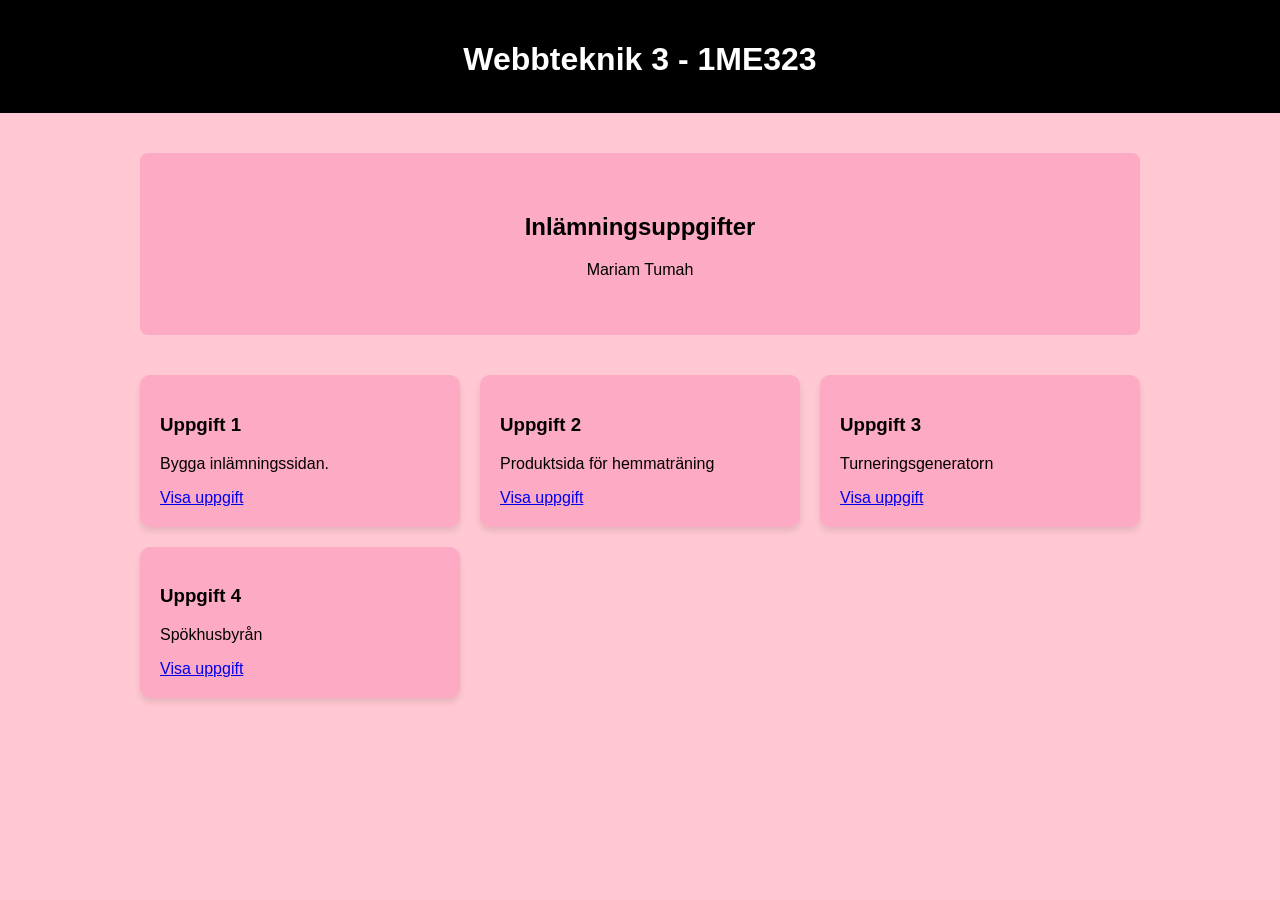
<file: index.html>
<!DOCTYPE html>
<html lang="sv">
<head>
    <meta charset="UTF-8">
    <meta name="viewport" content="width=device-width, initial-scale=1.0">
    <title>Inlämningsuppgifter</title>
    <link rel="stylesheet" href="global.css">
    <script type="module" src="main.js"></script>
</head>
<body>
    <header>
        <h1>Webbteknik 3 - 1ME323</h1>
        <nav id="main-nav"></nav>
    </header>

    <main>
        <section class="intro">
            <h2>Inlämningsuppgifter</h2>
            <p>Mariam Tumah</p>
        </section>
        <div id="assignment-container" class="grid-layout"></div>
    </main>
    
    <script type="module" src="navigation.js"></script>
</body>
</html>
</file>
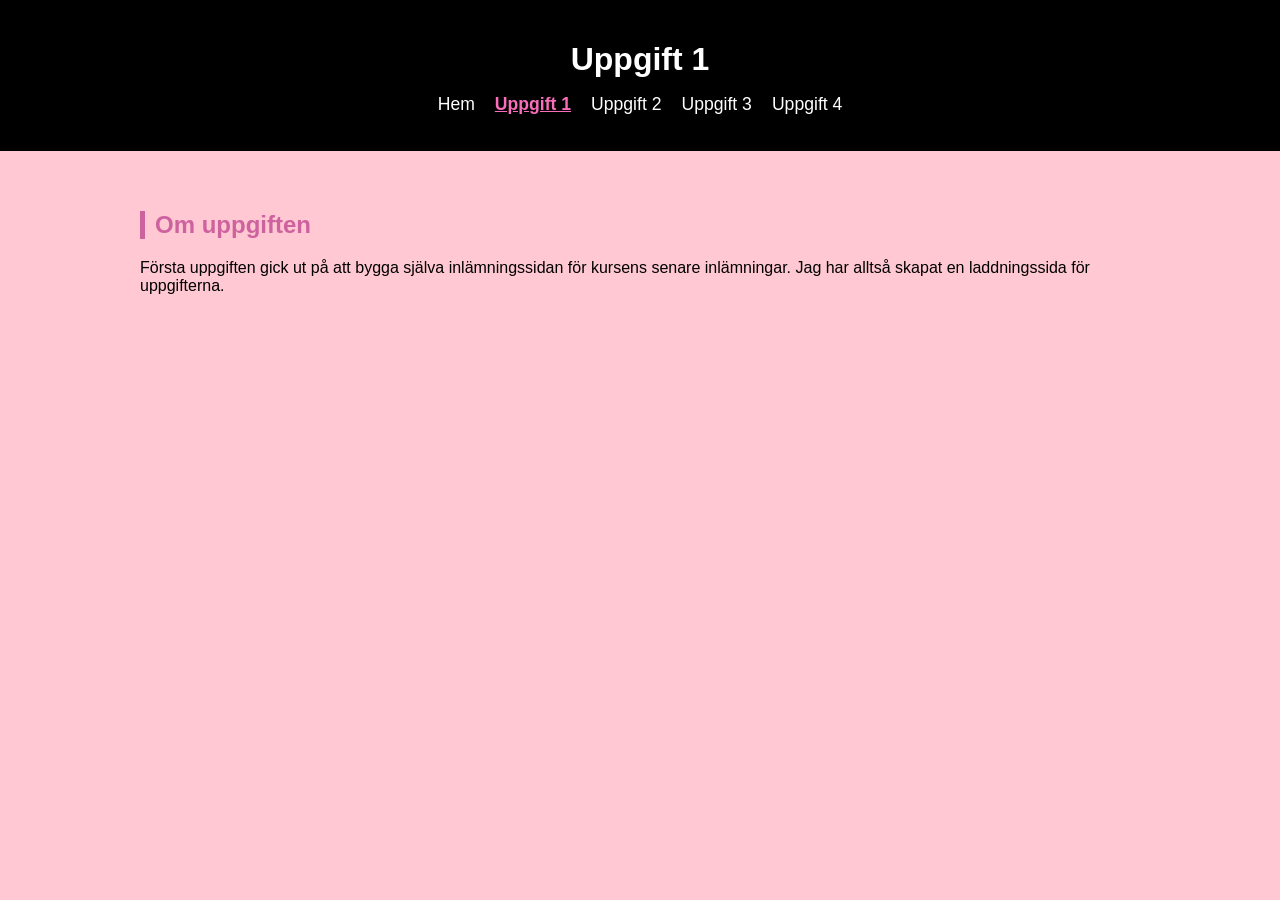
<file: assignment1/index.html>
<!DOCTYPE html>
<html lang="sv">
<head>
    <meta charset="UTF-8">
    <title>Uppgift 1</title>
    <link rel="stylesheet" href="../global.css"> 
    <link rel="stylesheet" href="style.css">
</head>
<body>
    <header>
        <h1>Uppgift 1</h1>
        <nav id="main-nav"></nav>
    </header>
    <main>
        <h2>Om uppgiften</h2>
        <p>Första uppgiften gick ut på att bygga själva inlämningssidan för kursens senare inlämningar. Jag har alltså skapat en laddningssida för uppgifterna.</p>
    </main>

<script type="module">
    import { renderNavigation } from '../navigation.js';
    renderNavigation('assignment1', true); 
</script>
</body>
</html>
</file>
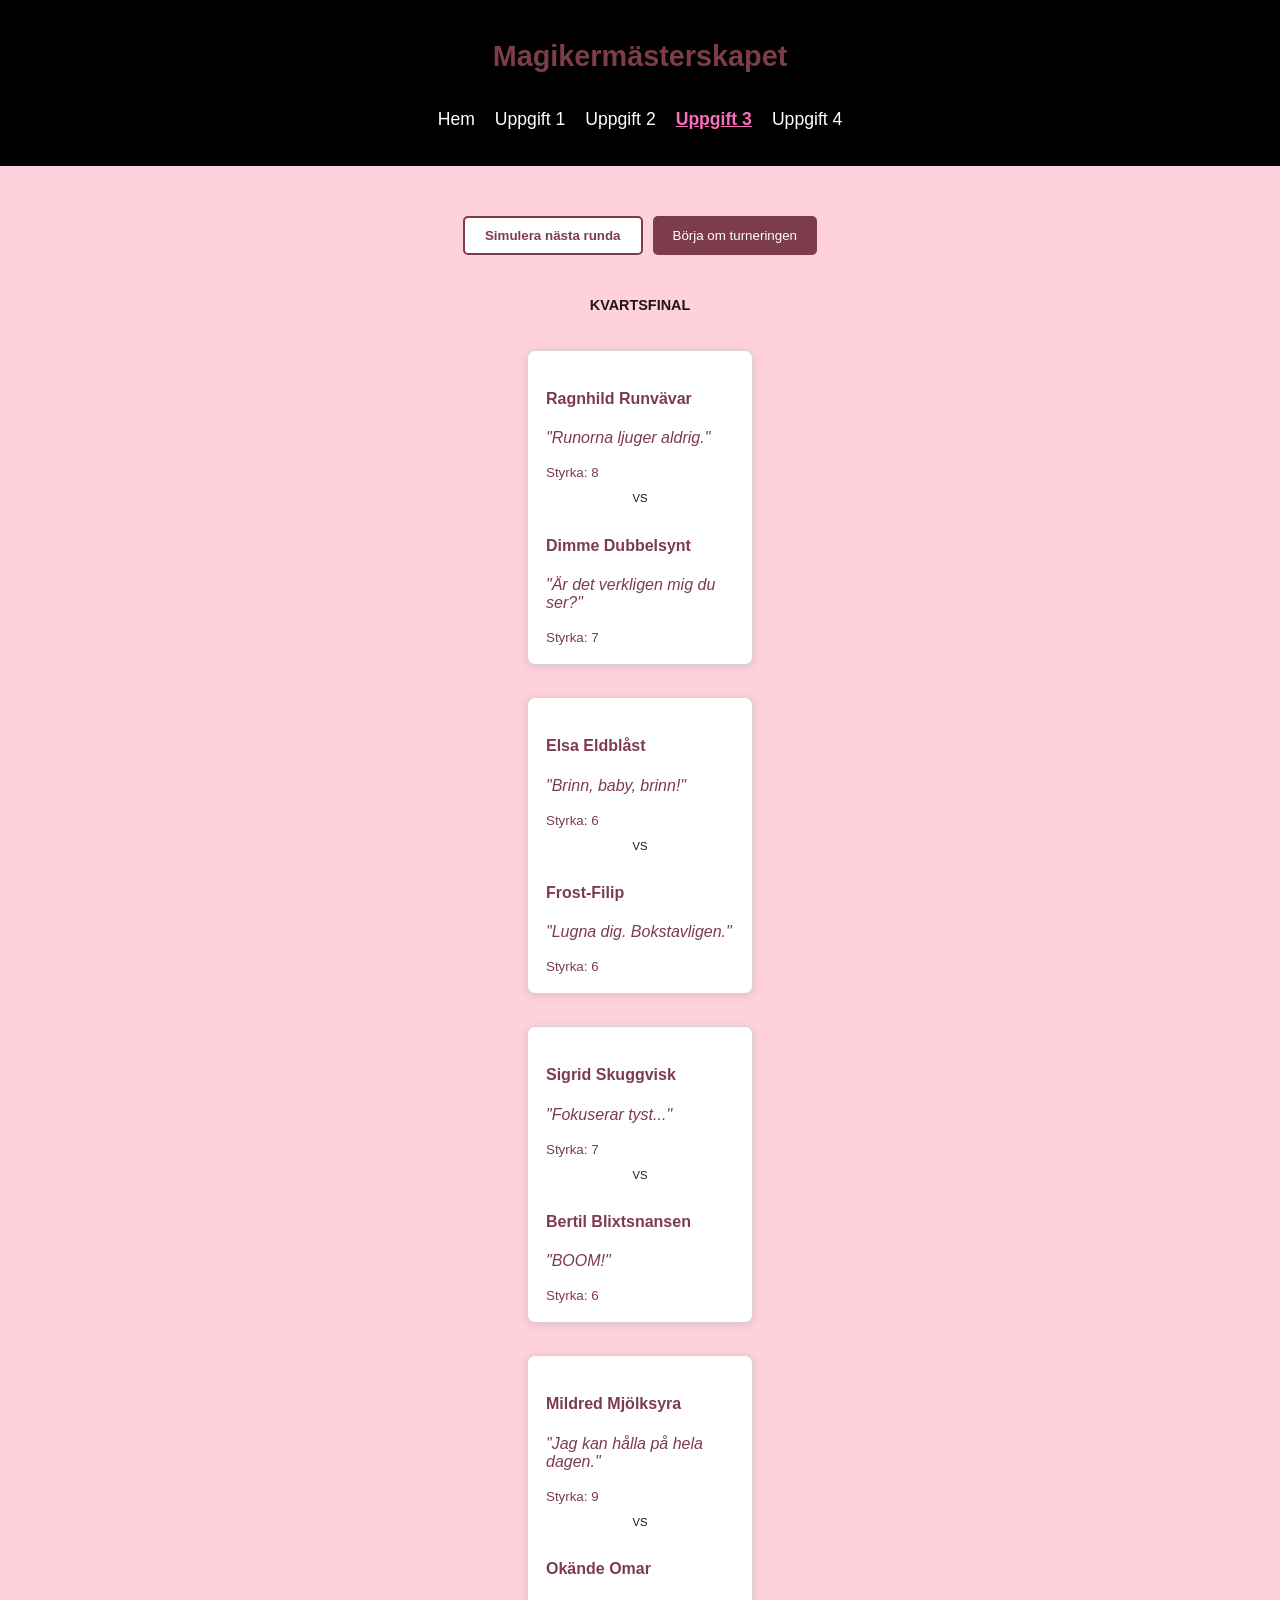
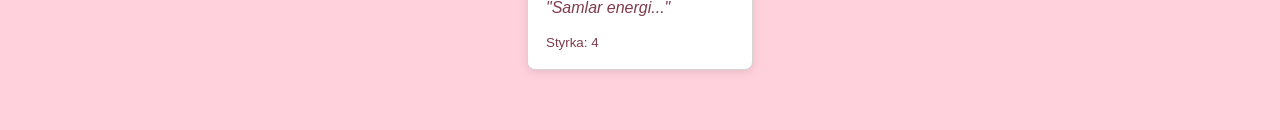
<file: assignment3/index.html>
<!DOCTYPE html>
<html lang="sv">
<head>
    <meta charset="UTF-8">
    <meta name="viewport" content="width=device-width, initial-scale=1.0">
    <title>Magikermästerskapet</title>
    <link rel="stylesheet" href="../global.css">
    <link rel="stylesheet" href="style.css">
</head>
<body>
    <header>
        <h1>Magikermästerskapet</h1>
        <nav id="main-nav"></nav>
    </header>

    <main>
        <div class="controls">
            <button id="play-round-btn">Simulera nästa runda</button>            
             <button id="reset-btn">Börja om turneringen</button>
        </div>

        <div id="bracket" class="bracket"></div>
    </main>

    <script type="module" src="main.js"></script> 
</body>
</html>
</file>
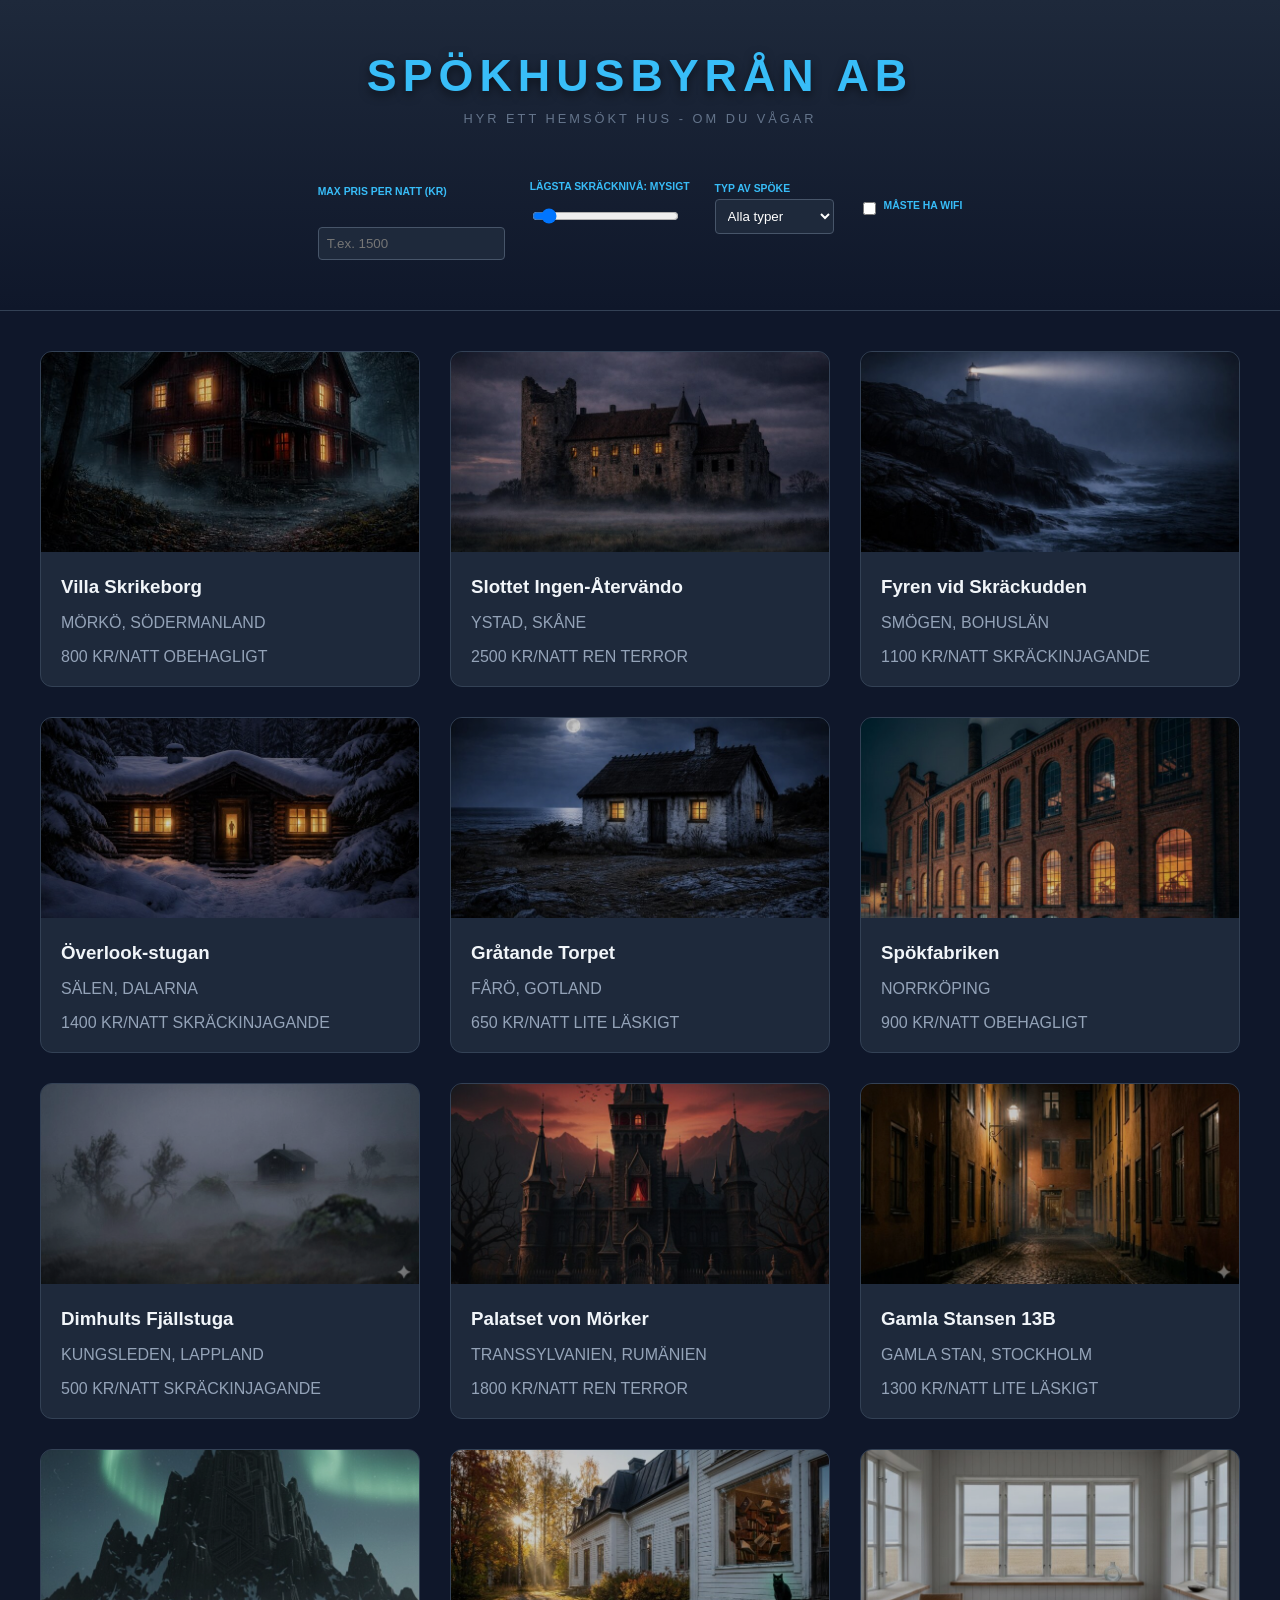
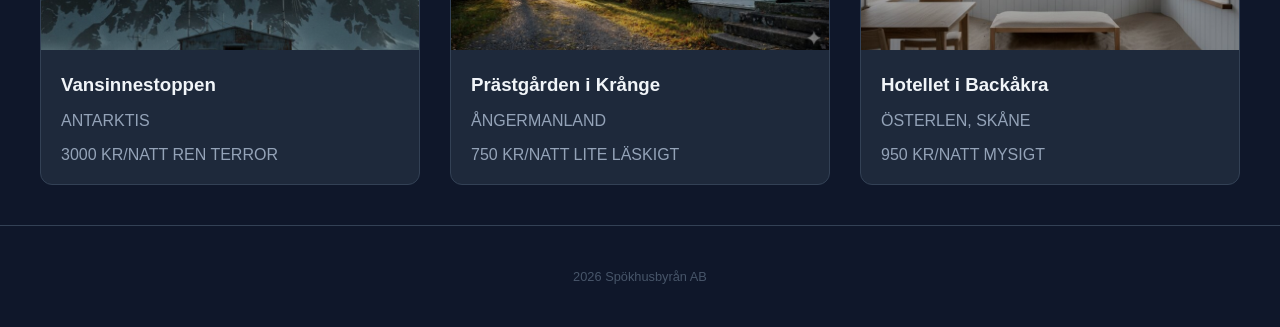
<file: assignment4/index.html>
<!DOCTYPE html>
<html lang="en">
<head>
    <meta charset="UTF-8">
    <meta name="viewport" content="width=device-width, initial-scale=1.0">
    <title>Spökhusbyrån - Drömskräck</title>
    <script type="module" src="js/index.js"></script>
    <link rel="stylesheet" href="css/style.css">
</head>
<body>
    <header class="hero">
    <h1 class="logo">Spökhusbyrån AB</h1> 
    <p class="tagline">HYR ETT HEMSÖKT HUS - OM DU VÅGAR</p> 

    <form id="filter-form" class="filter-bar">
        <div class="filter-bar">
            <label for="max-price">MAX PRIS PER NATT (KR)</label>
            <input type="number" id="max-price" placeholder="T.ex. 1500"> 
        </div>

        <div class="filter-group">
            <label>LÄGSTA SKRÄCKNIVÅ: <span id="scare-label">MYSIGT</span></label>
            <input type="range" id="min-scare" min="1" max="5" value="1">
        </div>

        <div>
            <label for="ghost-type">TYP AV SPÖKE</label>
            <select id="ghost-type">
                <option value="all">Alla typer</option>
                <option value="poltergeist">Poltergeist</option>
                <option value="skuggvarelse">Skuggvarelse</option>
                <option value="vit dam">Vit dam</option>
                <option value="sjöspöke">Sjöspöke</option>
            </select>
        </div>

        <div class="filter-group checkbo-group">
            <input type="checkbox">
            <label for="wifi-checkbox">MÅSTE HA WIFI</label>
        </div>
    </form>
</header>

<main id="house-list" class="grid-container"></main>

<footer>
    <p>2026 Spökhusbyrån AB</p>
</footer>

</body>
</html>
</file>
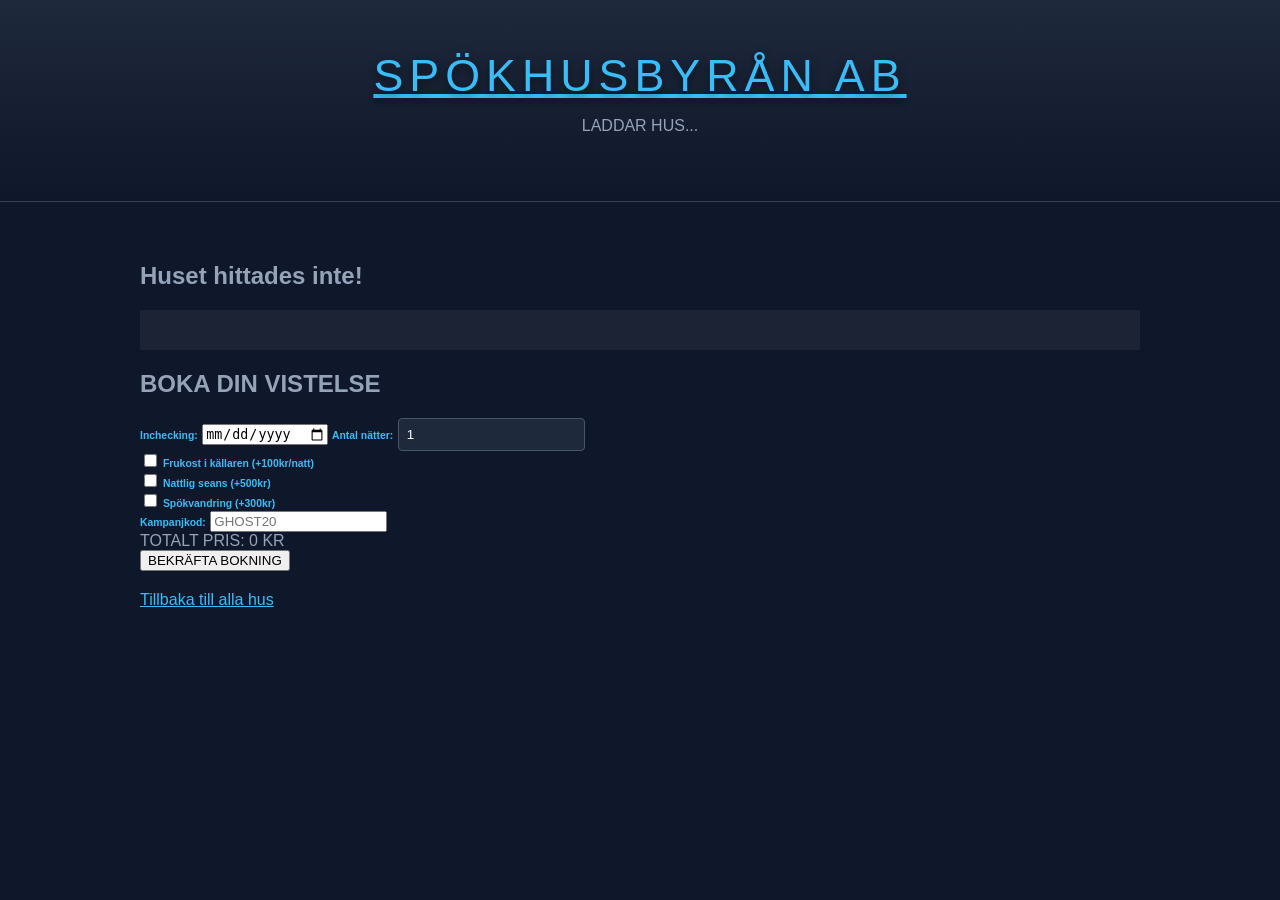
<file: assignment4/house.html>
<!doctype html>
<html lang="en">
  <head>
    <meta charset="UTF-8" />
    <meta name="viewport" content="width=device-width, initial-scale=1.0" />
    <title>Boka Spökhus</title>
    <link rel="stylesheet" href="css/style.css" />
  </head>
  <body>
    <header class="hero">
      <a href="index.html" class="logo">SPÖKHUSBYRÅN AB</a>
      <p id="house-name-header">LADDAR HUS...</p>
    </header>

    <main class="detail-container">
        <section id="house-details"></section>

        <section id="api-data" style="margin-top: 20px; padding: 20px; background: rgba(255,255,255,0.05);"></section>

    <section class="booking-section">
        <h2>BOKA DIN VISTELSE</h2>
        <form id="booking-form">
        <label>Inchecking:</label>
        <input type="date" id="checkin-date" required>

        <label>Antal nätter:</label>
        <input type="number" id="num-days" min="1" value="1" required>

        <div class="extras">
            <label><input type="checkbox" value="frukost" class="addon"> Frukost i källaren (+100kr/natt)</label><br>
            <label><input type="checkbox" value="seans" class="addon"> Nattlig seans (+500kr)</label> <br>
            <label>
              <input type="checkbox" value="spokvandring" class="addon"> Spökvandring (+300kr)
            </label>
        </div>


        <label>Kampanjkod:</label>
        <input type="text" id="promo-code" placeholder="GHOST20">

        <div class="total-price">
            TOTALT PRIS: <span id="display-total">0</span> KR
        </div>

        <button type="submit" class="btn-book">BEKRÄFTA BOKNING</button>
    </form>
    <div id="booking-message"></div>
    </section>

    <a href="index.html" style="color: #38bdf8; display: block; margin-top: 20px;">Tillbaka till alla hus</a>
    </main>

    <script type="module" src="js/house.js"></script>
  </body>
</html>
</file>
<file: global.css>
body {
    font-family: sans-serif;
    margin: 0;
    padding: 0;
    background-color: #ffc8d2;
    color: black;
}

header {
    background-color: black;
    color: white;
    padding: 20px;
    text-align: center;
}

header h1 {
    margin-bottom: 15px;
}

#main-nav ul {
    list-style: none;
    padding: 0;
    display: flex;
    justify-content: center;
    gap: 20px;
}

#main-nav a {
    color: white;
    text-decoration: none;
    font-size: 1.1rem;
}

#main-nav a:hover {
    color: #fa6dbb;
}

.intro {
    text-align: center;
    padding: 40px 20px;
}

.grid-layout {
    display: flex;
    flex-wrap: wrap;
    gap: 20px;
    padding: 20px;
    justify-content: center;
}

.card {
    background: white;
    border: 1px solid #ddd;
    border-radius: 8px;
    padding: 20px;
    width: 280px;
    box-shadow: 0 2px 5px rgba(0,0,0,0.1);
    text-align: center;
    display: flex;
    flex-direction: column;
    justify-content: space-between;
}

.card h3 {
    margin-top: 0;
    color: #222;
}

.card p {
    font-size: 0.9rem;
    color: #666;
}

.card a {
    display: inline-block;
    margin-top: 15px;
    padding: 10px;
    background-color: #fa6dbb;
    color: white;
    text-decoration: none;
    border-radius: 5px;
}

.card a:hover {
    background-color: #fa6dbb;
}

#main-nav a.active { 
    font-weight: bold;
    text-decoration: underline;
    color: #fa6dbb; 
}

main {
    max-width: 1000px;
    margin: 0 auto;
    padding: 40px 20px;
}

section {
    margin-bottom: 30px;
    padding: 20px;
    background-color: rgba(246, 98, 159, 0.281); 
    border-radius: 8px;
}

.grid-layout {
    display: grid;
    grid-template-columns: repeat(auto-fit, minmax(300px, 1fr));
    gap: 20px;
    padding: 10px 0;
}

.assignment-card {
    padding: 20px;
    background: rgba(246, 98, 159, 0.281);
    border-radius: 10px;
    box-shadow: 0 4px 6px rgba(0,0,0,0.1);
}
</file>
<file: assignment1/style.css>
h2 {
    color: #ce629f;
    border-left: 5px solid #ce629f;
    padding-left: 10px;
}
</file>
<file: assignment3/style.css>
body {
    font-family: 'Segoe UI', sans-serif;
    background-color: #ffd1dc;
    margin: 0;
    color: #7d3c4b;
    overflow-x: auto;
}

.controls {
    text-align: center;
    padding: 10px;
}

#reset-btn {
    padding: 10px 20px;
    cursor: pointer;
    background-color: #7d3c4b;
    color: white;
    border: none;
    border-radius: 5px;
}

.bracket {
    display: flex;
    flex-direction: row;
    align-items: center;
    justify-content: center;
    gap: 3rem;
    padding: 20px 40px;
    min-height: 80vh;
}

.round {
    display: flex;
    flex-direction: column;
    justify-content: center;
    gap: 2rem;
    height: 100%;
}

.round:not(:first-child) {
    justify-content: space-around;
}

.round h2 {
    text-align: center;
    font-size: 0.9rem;
    color: #1e1419;
    text-transform: uppercase;
    margin-bottom: 5px;
}

.match-card {
    background: white;
    border: 1px solid #d4d4d4;
    border-radius: 8px;
    width: 200px;
    padding: 12px;
    box-shadow: 0 2px 10px rgba(0, 0, 0, 0.1);
}

.participant {
    padding: 6px;
    border-radius: 4px;
}

.vs {
    text-align: center;
    font-size: 0.7rem;
    margin: 5px 0;
    color: #1e1419;
}

.play-btn {
    width: 100%;
    margin-top: 10px;
    padding: 5px;
    cursor: pointer;
}

.winner {
    background-color: #ffd4ec;
    border-left: 4px solid #c85e77;
}

.loser {
    opacity: 0.4;
    filter: grayscale(1);
}

h1 {
    margin: 0;
    padding: 20px;
    font-size: 1.8rem;
    color: #7d3c4b;
    white-space: nowrap;
    align-self: center;
}

.controls {
    text-align: center;
    padding: 10px;
    display: flex;
    justify-content: center;
    gap: 10px;
}

#play-round-btn {
    padding: 10px 20px;
    cursor: pointer;
    background-color: white;
    color: #7d3c4b;
    border: 2px solid #7d3c4b;
    border-radius: 5px;
    font-weight: bold;
}

#play-round-btn:hover {
    background-color: #ffd4ec;
}

#play-round-btn:disabled {
    background-color: #e0e0e0;
    color: #a0a0a0;
    border-color: #ccc;
    cursor: not-allowed;
    opacity: 0.7;
}
</file>
<file: assignment4/css/style.css>
body {
    background-color: #0f172a;
    color: #94a3b8;
    font-family: 'Segoe UI', sans-serif;
    margin: 0;
    padding: 0;
}

.hero {
    text-align: center;
    padding: 50px 20px;
    background: linear-gradient(to bottom, #1e293b, #0f172a);
    border-bottom: 1px solid #334155;
}

.logo {
    color: #38bdf8;
    font-size: 2.8rem;
    letter-spacing: 6px;
    margin: 0;
    text-transform: uppercase;
    text-shadow: 0 4px 10px rgba(0, 0, 0, 0.5);
}

.tagline {
    font-size: 0.8rem;
    letter-spacing: 3px;
    color: #64748b;
    margin-top: 10px;
}

.filter-bar {
    display: flex;
    justify-content: center;
    align-items: center;
    gap: 25px;
    margin-top: 30px;
    flex-wrap: wrap;
}

.filter-group, .filter-bar > div {
    display: flex;
    flex-direction: column;
    align-items: flex-start;
}

label {
    font-size: 0.65rem;
    font-weight: bold;
    margin-bottom: 5px;
    color: #38bdf8;
}

input[type="number"], select, input[type="range"] {
    background: #1e293b;
    border: 1px solid #475569;
    color: white;
    padding: 8px;
    border-radius: 4px;
    outline: none;
}

.checkbo-group {
    flex-direction: row !important;
    align-items: center !important;
    gap: 5px;
}

.grid-container {
    display: grid;
    grid-template-columns: repeat(auto-fill, minmax(300px, 1fr));
    gap: 30px;
    padding: 40px;
    max-width: 1200px;
    margin: 0 auto;
}

.house-card {
    background: #1e293b;
    border: 1px solid #334155;
    border-radius: 12px;
    overflow: hidden;
    transition: 0.3s;
    cursor: pointer;
    text-decoration: none;
    color: inherit;
}

.house-card:hover {
    border-color: #38bdf8;
    transform: translateY(-5px);
}

.house-card img {
    width: 100%;
    height: 200px;
    object-fit: cover;
    filter: brightness(0.8);
}

.house-info {
    padding: 20px;
}

.house-info h3 {
    margin: 0;
    color: #f1f5f9;
}

.scare-text {
    color: #38bdf8;
    font-size: 0.7rem;
    border: 1px solid #38bdf8;
    padding: 2px 6px;
    border-radius: 4px;
    text-transform: uppercase;
}

footer {
    text-align: center;
    padding: 30px;
    font-size: 0.8rem;
    border-top: 1px solid #334155;
    color: #475569;
}

.detail-container {
    max-width: 1000px;
    margin: 0 auto;
    padding: 40px 20px;
}
</file>
